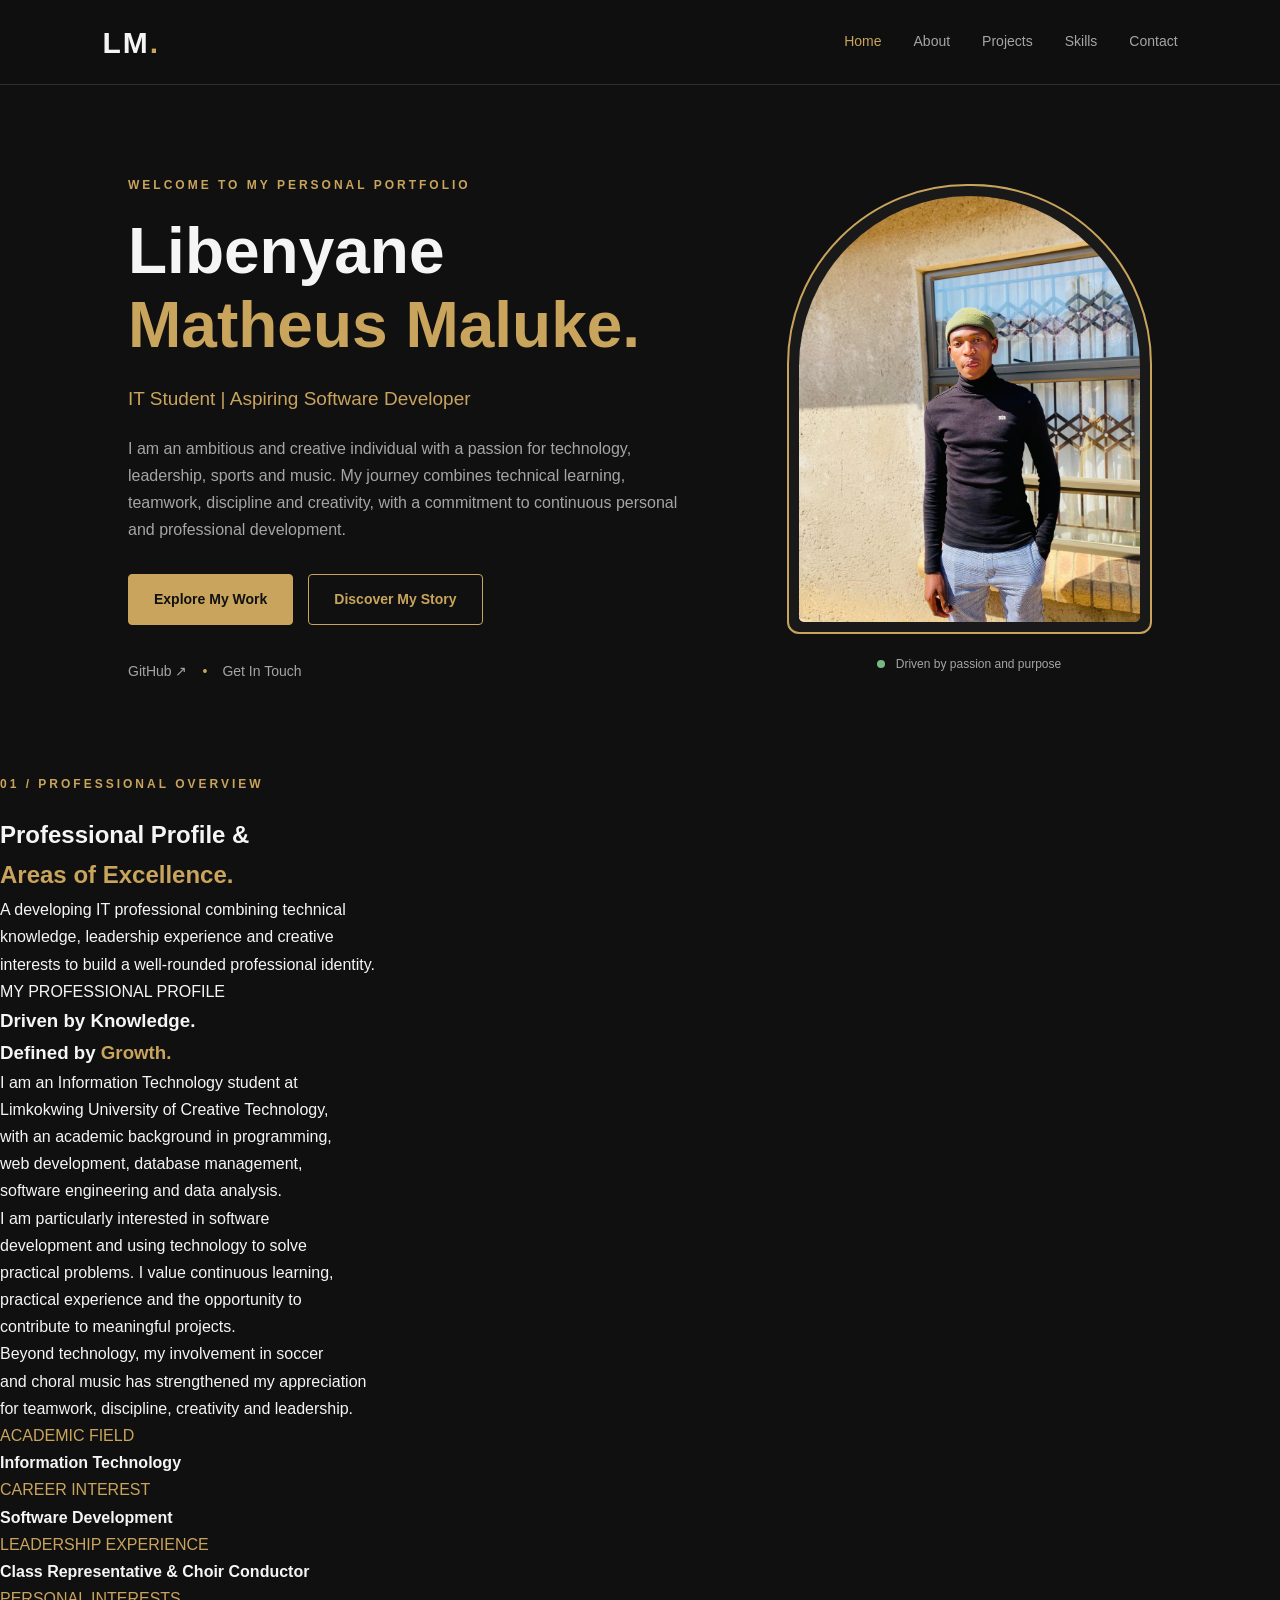
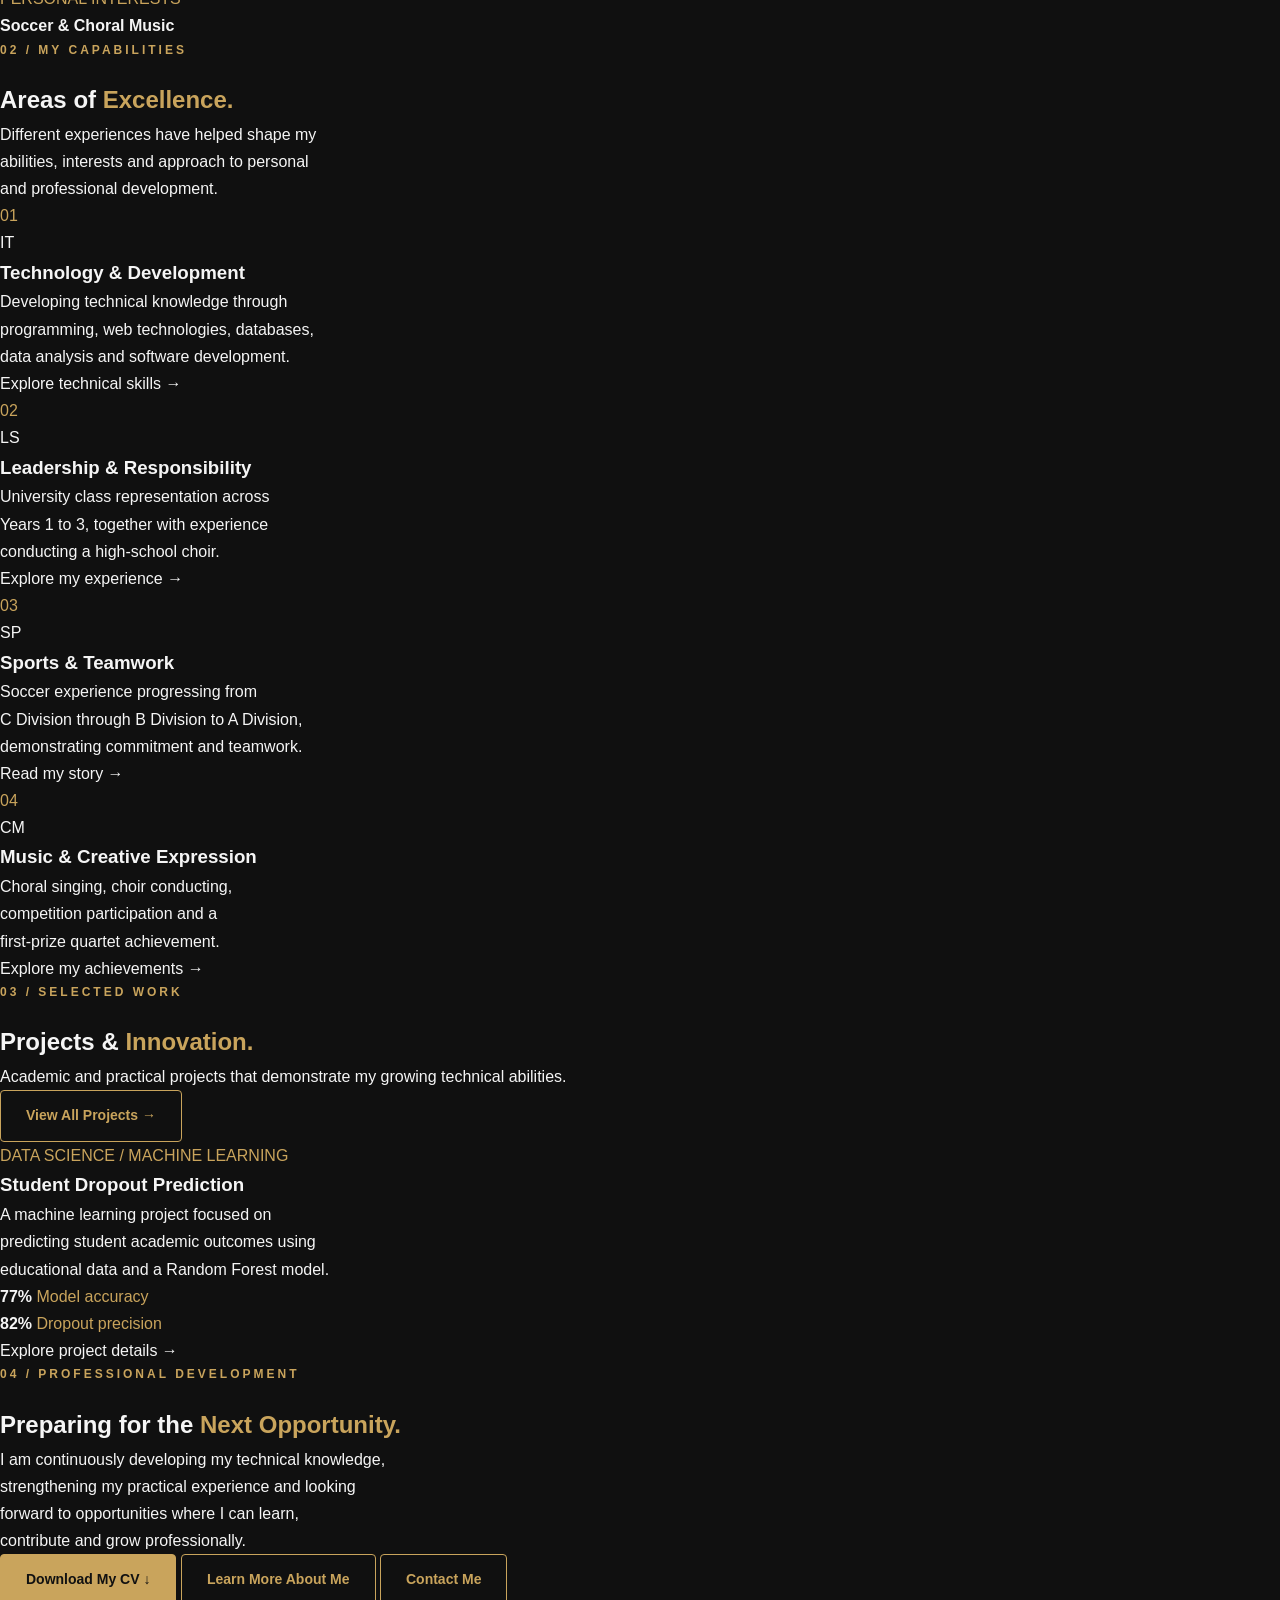
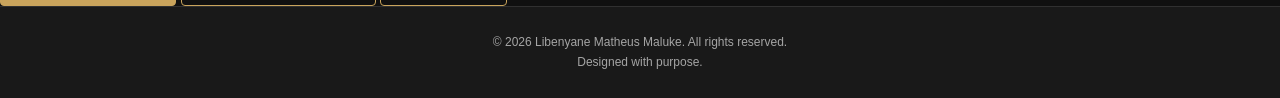
<file: index.html>
<!DOCTYPE html>
<html lang="en">
<head>
    <meta charset="UTF-8">
    <meta name="viewport" content="width=device-width, initial-scale=1.0">

    <title>Libenyane Maluke | Personal Portfolio</title>

    <meta name="description"
          content="The personal portfolio of Libenyane Matheus Maluke, an IT student, aspiring software developer, soccer player and choral musician.">

    <link rel="stylesheet" href="style.css">
    <script src="script.js" defer></script>
</head>

<body>

<header class="navbar">
    <a href="./index.html" class="logo">LM<span>.</span></a>

    <button class="menu-toggle" aria-label="Toggle navigation"
            aria-expanded="false">☰</button>

    <nav class="nav-links">
        <a href="./index.html" class="active">Home</a>
        <a href="./about.html">About</a>
        <a href="./projects.html">Projects</a>
        <a href="./skills.html">Skills</a>
        <a href="./contacts.html">Contact</a>
    </nav>
</header>

<main>

    <!-- HERO SECTION -->

    <section class="hero premium-hero">

        <div class="hero-content">

            <p class="eyebrow">WELCOME TO MY PERSONAL PORTFOLIO</p>

            <h1>
                Libenyane<br>
                <span>Matheus Maluke.</span>
            </h1>

            <h2>
                IT Student | Aspiring Software Developer
            </h2>

            <p class="hero-description">
                I am an ambitious and creative individual with a passion
                for technology, leadership, sports and music.

                My journey combines technical learning, teamwork,
                discipline and creativity, with a commitment to
                continuous personal and professional development.
            </p>

            <div class="hero-buttons">
                <a href="./projects.html" class="btn primary">
                    Explore My Work
                </a>

                <a href="./about.html" class="btn secondary">
                    Discover My Story
                </a>
            </div>

            <div class="social-links">
                <a href="https://github.com/Maluke63"
                   target="_blank" rel="noopener noreferrer">
                    GitHub ↗
                </a>

                <span>•</span>

                <a href="./contact.html">Get In Touch</a>
            </div>

        </div>

        <div class="hero-image">

            <div class="image-frame">
                <img src="profile.jpg"
                     alt="Portrait of Libenyane Matheus Maluke">
            </div>

            <div class="image-caption">
                <span class="status-dot"></span>
                Driven by passion and purpose
            </div>

        </div>

    </section>


   
    <!-- PROFESSIONAL PROFILE -->

    <section class="profile-section">

        <div class="section-heading">
            <p class="eyebrow">01 / PROFESSIONAL OVERVIEW</p>

            <h2>Professional Profile &<br>
                <span>Areas of Excellence.</span>
            </h2>

            <p>
                A developing IT professional combining technical</p>
            <p>
                knowledge, leadership experience and creative</p>
            <p>
                interests to build a well-rounded professional identity.
            </p>
        </div>

        <div class="profile-layout">

            <div class="profile-main">

                <p class="profile-label">MY PROFESSIONAL PROFILE</p>

                <h3>Driven by Knowledge.<br>
                    Defined by <span>Growth.</span>
                </h3>

                <p>
                    I am an Information Technology student at</p>
                <p>
                    Limkokwing University of Creative Technology,</p>
                <p>
                    with an academic background in programming,</p>
                <p>
                    web development, database management,</p>
                <p>
                    software engineering and data analysis.
                </p>

                <p>
                    I am particularly interested in software</p>
                <p>
                    development and using technology to solve</p>
                <p>
                    practical problems. I value continuous learning,</p>
                <p>
                    practical experience and the opportunity to</p>
                <p>
                    contribute to meaningful projects.
                </p>

                <p>
                    Beyond technology, my involvement in soccer</p>
                <p>
                    and choral music has strengthened my appreciation</p>
                <p>
                    for teamwork, discipline, creativity and leadership.
                </p>

            </div>


            

            <div class="profile-facts">

                <div class="fact-item">
                    <span>ACADEMIC FIELD</span>
                    <h4>Information Technology</h4>
                </div>

                <div class="fact-item">
                    <span>CAREER INTEREST</span>
                    <h4>Software Development</h4>
                </div>

                <div class="fact-item">
                    <span>LEADERSHIP EXPERIENCE</span>
                    <h4>Class Representative & Choir Conductor</h4>
                </div>

                <div class="fact-item">
                    <span>PERSONAL INTERESTS</span>
                    <h4>Soccer & Choral Music</h4>
                </div>

            </div>

        </div>

    </section>


    <!-- AREAS OF EXCELLENCE -->

    <section class="excellence-section">

        <div class="section-heading">
            <p class="eyebrow">02 / MY CAPABILITIES</p>

            <h2>Areas of <span>Excellence.</span></h2>

            <p>
                Different experiences have helped shape my</p>
            <p>
                abilities, interests and approach to personal</p>
            <p>
                and professional development.
            </p>
        </div>

        <div class="excellence-grid">

            <article class="excellence-card">
                <span class="card-index">01</span>
                <div class="excellence-symbol">IT</div>

                <h3>Technology & Development</h3>

                <p>
                    Developing technical knowledge through</p>
                <p>
                    programming, web technologies, databases,</p>
                <p>
                    data analysis and software development.
                </p>

                <a href="./skills.html">Explore technical skills →</a>
            </article>


            <article class="excellence-card">
                <span class="card-index">02</span>
                <div class="excellence-symbol">LS</div>

                <h3>Leadership & Responsibility</h3>

                <p>
                    University class representation across</p>
                <p>
                    Years 1 to 3, together with experience</p>
                <p>
                    conducting a high-school choir.
                </p>

                <a href="./about.html">Explore my experience →</a>
            </article>


            <article class="excellence-card">
                <span class="card-index">03</span>
                <div class="excellence-symbol">SP</div>

                <h3>Sports & Teamwork</h3>

                <p>
                    Soccer experience progressing from</p>
                <p>
                    C Division through B Division to A Division,</p>
                <p>
                    demonstrating commitment and teamwork.
                </p>

                <a href="./about.html">Read my story →</a>
            </article>


            <article class="excellence-card">
                <span class="card-index">04</span>
                <div class="excellence-symbol">CM</div>

                <h3>Music & Creative Expression</h3>

                <p>
                    Choral singing, choir conducting,</p>
                <p>
                    competition participation and a</p>
                <p>
                    first-prize quartet achievement.
                </p>

                <a href="./about.html">Explore my achievements →</a>
            </article>

        </div>

    </section>


    <!-- SELECTED WORK -->

    <section class="featured-work">

        <div class="work-heading">

            <div>
                <p class="eyebrow">03 / SELECTED WORK</p>
                <h2>Projects & <span>Innovation.</span></h2>
                <p>
                    Academic and practical projects that
                    demonstrate my growing technical abilities.
                </p>
            </div>

            <a href="./projects.html" class="btn secondary">
                View All Projects →
            </a>

        </div>

        <div class="featured-project">

            <div class="featured-project-info">

                <span class="project-category">
                    DATA SCIENCE / MACHINE LEARNING
                </span>

                <h3>Student Dropout Prediction</h3>

                <p>
                    A machine learning project focused on</p>
                <p>
                    predicting student academic outcomes using</p>
                <p>
                    educational data and a Random Forest model.
                </p>

                <div class="project-metrics">
                    <div>
                        <strong>77%</strong>
                        <span>Model accuracy</span>
                    </div>

                    <div>
                        <strong>82%</strong>
                        <span>Dropout precision</span>
                    </div>
                </div>

                <a href="./projects.html" class="text-link">
                    Explore project details →
                </a>

            </div>

        </div>

    </section>


    <!-- PROFESSIONAL DEVELOPMENT -->

    <section class="development-section">

        <p class="eyebrow">04 / PROFESSIONAL DEVELOPMENT</p>

        <h2>Preparing for the <span>Next Opportunity.</span></h2>

        <p>
            I am continuously developing my technical knowledge,</p>
        <p>
            strengthening my practical experience and looking</p>
        <p>
            forward to opportunities where I can learn,</p>
        <p>
            contribute and grow professionally.
        </p>

        
<div class="development-actions">


<a href="./documents/Libenyane_Maluke_CV 2.pdf"
   class="btn primary"
   download="Libenyane_Maluke_CV.pdf">

    Download My CV ↓

</a>


    <a href="./about.html" class="btn secondary">
        Learn More About Me
    </a>

    <a href="./contact.html" class="btn secondary">
        Contact Me
    </a>

</div>


    </section>
</main>

<footer>
    <p>© 2026 Libenyane Matheus Maluke. All rights reserved.</p>
    <p>Designed with purpose.</p>
</footer>

</body>
</html>
</file>
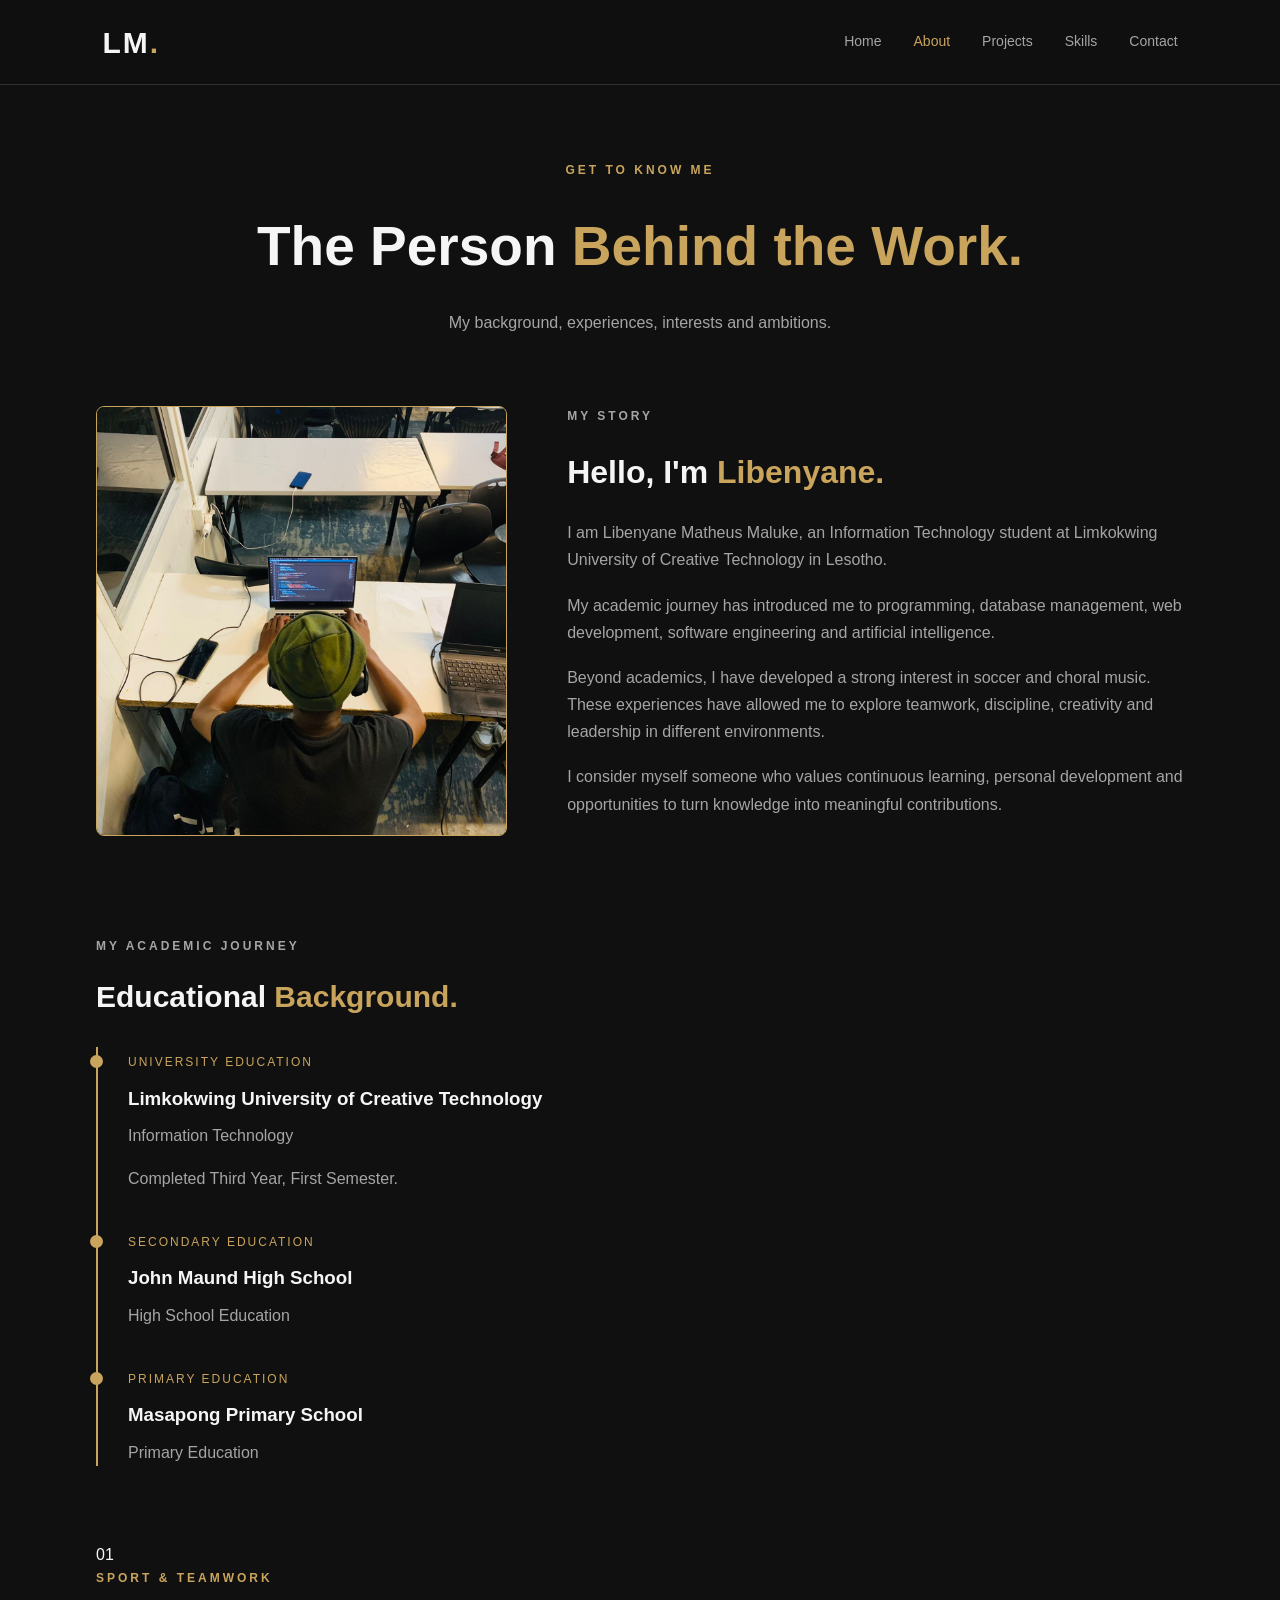
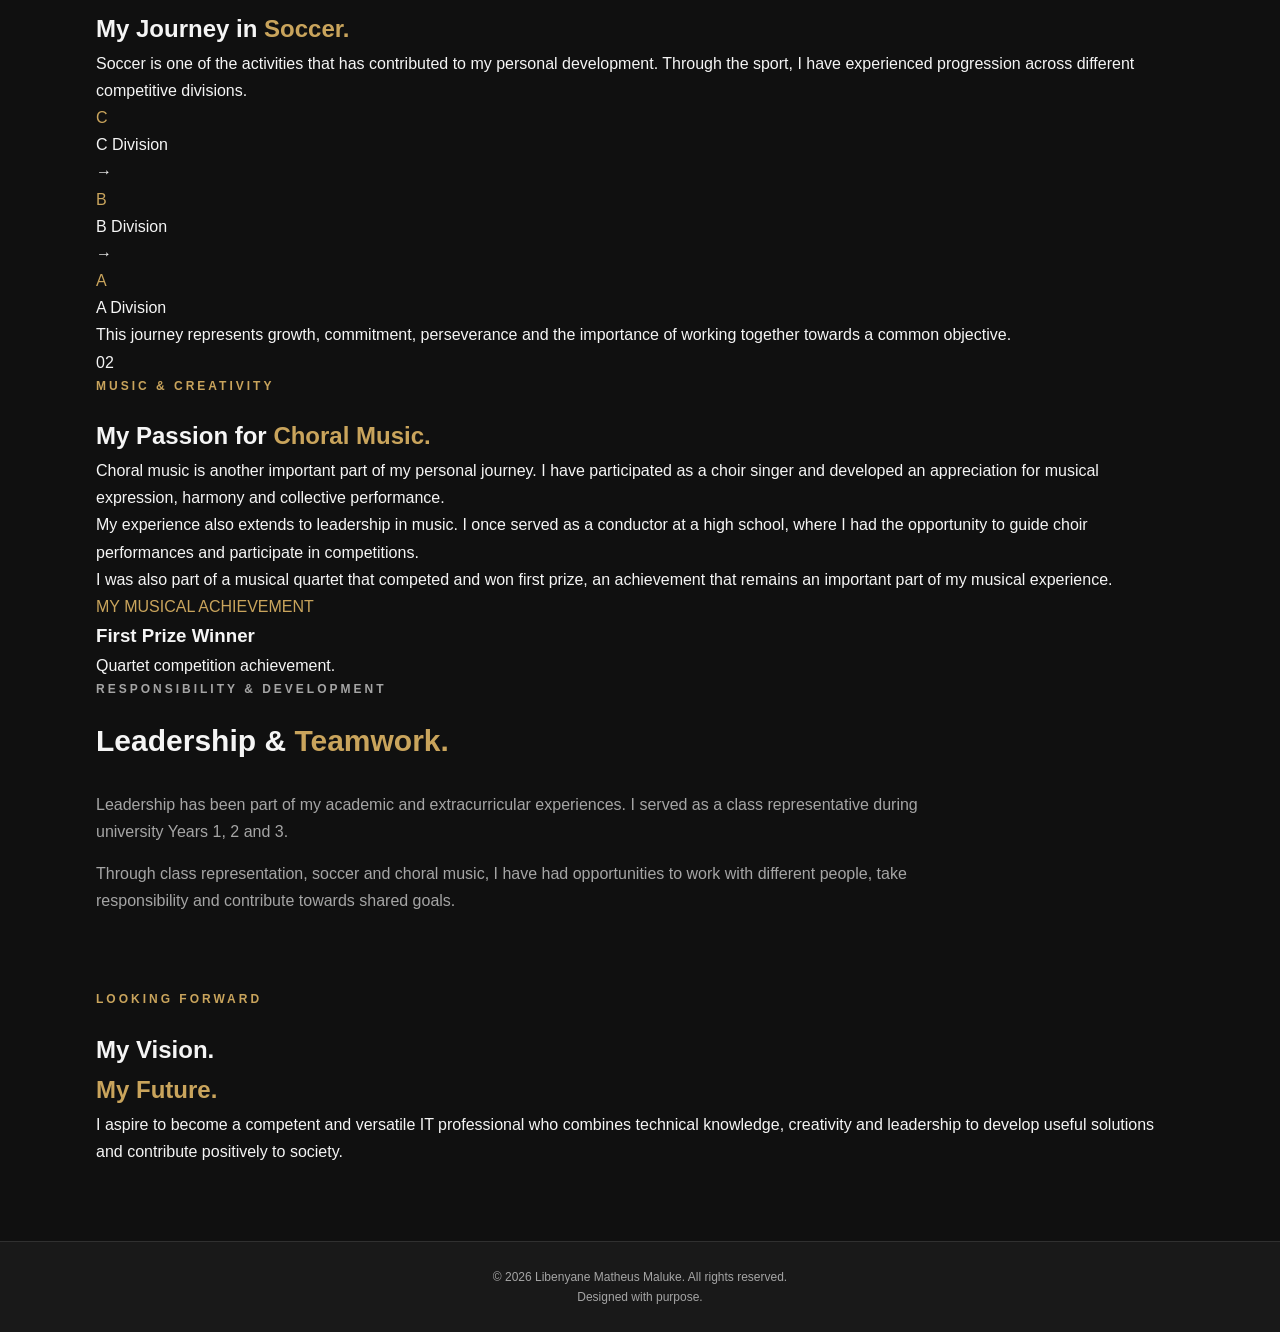
<file: about.html>
<!DOCTYPE html>
<html lang="en">
<head>
    <meta charset="UTF-8">
    <meta name="viewport" content="width=device-width, initial-scale=1.0">

    <title>About Me | Libenyane Maluke</title>

    <link rel="stylesheet" href="style.css">
    <script src="script.js" defer></script>
</head>

<body>

<header class="navbar">

    <a href="./index.html" class="logo">LM<span>.</span></a>

    <button class="menu-toggle" aria-label="Toggle navigation"
            aria-expanded="false">☰</button>

    <nav class="nav-links">
        <a href="./index.html">Home</a>
        <a href="./about.html" class="active">About</a>
        <a href="./projects.html">Projects</a>
        <a href="./skills.html">Skills</a>
        <a href="./contacts.html">Contact</a>
    </nav>

</header>

<main class="page-container">

    <section class="page-heading">
        <p class="eyebrow">GET TO KNOW ME</p>
        <h1>The Person <span>Behind the Work.</span></h1>
        <p>
            My background, experiences, interests and ambitions.
        </p>
    </section>


    <!-- PERSONAL STORY -->

    <section class="about-layout">

        <div class="about-photo">
            <img src="MALUKE (2).jpg"
                 alt="Libenyane Matheus Maluke">
        </div>

        <div class="about-content">

            <p class="eyebrow">MY STORY</p>

            <h2>Hello, I'm <span>Libenyane.</span></h2>

            <p>
                I am Libenyane Matheus Maluke, an Information
                Technology student at Limkokwing University
                of Creative Technology in Lesotho.
            </p>

            <p>
                My academic journey has introduced me to
                programming, database management, web
                development, software engineering and
                artificial intelligence.
            </p>

            <p>
                Beyond academics, I have developed a strong
                interest in soccer and choral music. These
                experiences have allowed me to explore
                teamwork, discipline, creativity and leadership
                in different environments.
            </p>

            <p>
                I consider myself someone who values
                continuous learning, personal development
                and opportunities to turn knowledge into
                meaningful contributions.
            </p>

        </div>

    </section>


    <!-- EDUCATION -->

    <section class="content-section">

        <p class="eyebrow">MY ACADEMIC JOURNEY</p>

        <h2>Educational <span>Background.</span></h2>

        <div class="timeline">

            <div class="timeline-item">
                <span>University Education</span>

                <h3>
                    Limkokwing University of Creative Technology
                </h3>

                <p>Information Technology</p>

                <p>
                    Completed Third Year, First Semester.
                </p>
            </div>

            <div class="timeline-item">
                <span>Secondary Education</span>

                <h3>John Maund High School</h3>

                <p>High School Education</p>
            </div>

            <div class="timeline-item">
                <span>Primary Education</span>

                <h3>Masapong Primary School</h3>

                <p>Primary Education</p>
            </div>

        </div>

    </section>


    <!-- SOCCER EXPERIENCE -->

    <section class="personal-experience">

        <div class="experience-number">01</div>

        <div class="experience-content">

            <p class="eyebrow">SPORT & TEAMWORK</p>

            <h2>My Journey in <span>Soccer.</span></h2>

            <p>
                Soccer is one of the activities that has
                contributed to my personal development.
                Through the sport, I have experienced
                progression across different competitive
                divisions.
            </p>

            <div class="division-path">

                <div class="division">
                    <span>C</span>
                    <p>C Division</p>
                </div>

                <div class="division-arrow">→</div>

                <div class="division">
                    <span>B</span>
                    <p>B Division</p>
                </div>

                <div class="division-arrow">→</div>

                <div class="division">
                    <span>A</span>
                    <p>A Division</p>
                </div>

            </div>

            <p>
                This journey represents growth, commitment,
                perseverance and the importance of working
                together towards a common objective.
            </p>

        </div>

    </section>


    <!-- CHORAL MUSIC EXPERIENCE -->

    <section class="personal-experience">

        <div class="experience-number">02</div>

        <div class="experience-content">

            <p class="eyebrow">MUSIC & CREATIVITY</p>

            <h2>My Passion for <span>Choral Music.</span></h2>

            <p>
                Choral music is another important part of
                my personal journey. I have participated
                as a choir singer and developed an appreciation
                for musical expression, harmony and collective
                performance.
            </p>

            <p>
                My experience also extends to leadership
                in music. I once served as a conductor
                at a high school, where I had the opportunity
                to guide choir performances and participate
                in competitions.
            </p>

            <p>
                I was also part of a musical quartet that
                competed and won first prize, an achievement
                that remains an important part of my
                musical experience.
            </p>

            <div class="achievement-highlight">

                <span>MY MUSICAL ACHIEVEMENT</span>

                <h3>First Prize Winner</h3>

                <p>
                    Quartet competition achievement.
                </p>

            </div>

        </div>

    </section>


    <!-- LEADERSHIP -->

    <section class="content-section leadership-section">

        <p class="eyebrow">RESPONSIBILITY & DEVELOPMENT</p>

        <h2>Leadership & <span>Teamwork.</span></h2>

        <p>
            Leadership has been part of my academic and
            extracurricular experiences. I served as a
            class representative during university
            Years 1, 2 and 3.
        </p>

        <p>
            Through class representation, soccer and
            choral music, I have had opportunities to
            work with different people, take responsibility
            and contribute towards shared goals.
        </p>

    </section>


    <!-- CAREER OBJECTIVE -->

    <section class="career-section">

        <div>
            <p class="eyebrow">LOOKING FORWARD</p>

            <h2>My Vision.<br><span>My Future.</span></h2>
        </div>

        <p>
            I aspire to become a competent and versatile
            IT professional who combines technical knowledge,
            creativity and leadership to develop useful
            solutions and contribute positively to society.
        </p>

    </section>

</main>

<footer>
    <p>© 2026 Libenyane Matheus Maluke. All rights reserved.</p>
    <p>Designed with purpose.</p>
</footer>

</body>
</html>
</file>
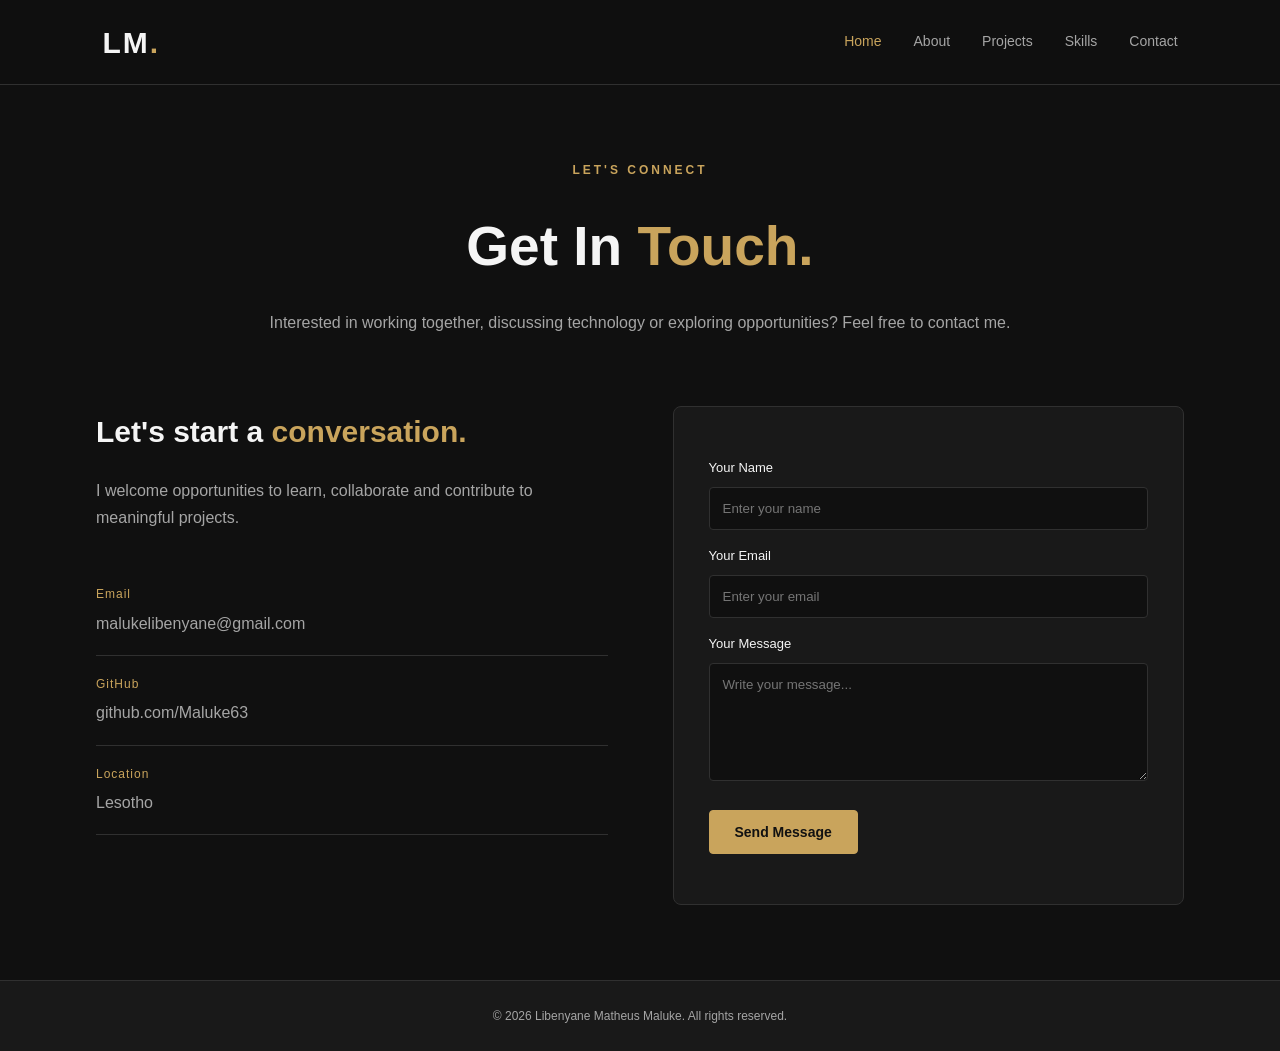
<file: contacts.html>
<!DOCTYPE html>
<html lang="en">
<head>
    <meta charset="UTF-8">
    <meta name="viewport" content="width=device-width, initial-scale=1.0">
    <title>Contact | Libenyane Maluke</title>
    <link rel="stylesheet" href="style.css">
    <script src="script.js" defer></script>
</head>
<body>

<header class="navbar">
    <a href="index.html" class="logo">LM<span>.</span></a>
    <button class="menu-toggle" aria-label="Toggle navigation"
            aria-expanded="false">☰</button>

    <nav class="nav-links">
    <a href="./index.html" class="active">Home</a>
    <a href="./about.html">About</a>
    <a href="./projects.html">Projects</a>
    <a href="./skills.html">Skills</a>
    <a href="./contacts.html">Contact</a>
</nav>
</header>

<main class="page-container">

    <section class="page-heading">
        <p class="eyebrow">LET'S CONNECT</p>
        <h1>Get In <span>Touch.</span></h1>
        <p>
            Interested in working together, discussing technology
            or exploring opportunities? Feel free to contact me.
        </p>
    </section>

    <section class="contact-layout">

        <div class="contact-info">
            <h2>Let's start a <span>conversation.</span></h2>

            <p>
                I welcome opportunities to learn, collaborate
                and contribute to meaningful projects.
            </p>

            <div class="contact-item">
                <span>Email</span>
                <a href="mailto:YOUR_EMAIL@example.com">
                    malukelibenyane@gmail.com
                </a>
            </div>

            <div class="contact-item">
                <span>GitHub</span>
                <a href="https://github.com/Maluke63"
                   target="_blank" rel="noopener noreferrer">
                    github.com/Maluke63
                </a>
            </div>

            <div class="contact-item">
                <span>Location</span>
                <p>Lesotho</p>
            </div>
        </div>

        <form class="contact-form" id="contactForm">
            <label for="name">Your Name</label>
            <input type="text" id="name" required
                   placeholder="Enter your name">

            <label for="email">Your Email</label>
            <input type="email" id="email" required
                   placeholder="Enter your email">

            <label for="message">Your Message</label>
            <textarea id="message" rows="6" required
                      placeholder="Write your message..."></textarea>

            <button type="submit" class="btn primary">
                Send Message
            </button>

            <p id="formStatus" aria-live="polite"></p>
        </form>

    </section>

</main>

<footer>
    <p>© 2026 Libenyane Matheus Maluke. All rights reserved.</p>
</footer>

</body>
</html>
</file>
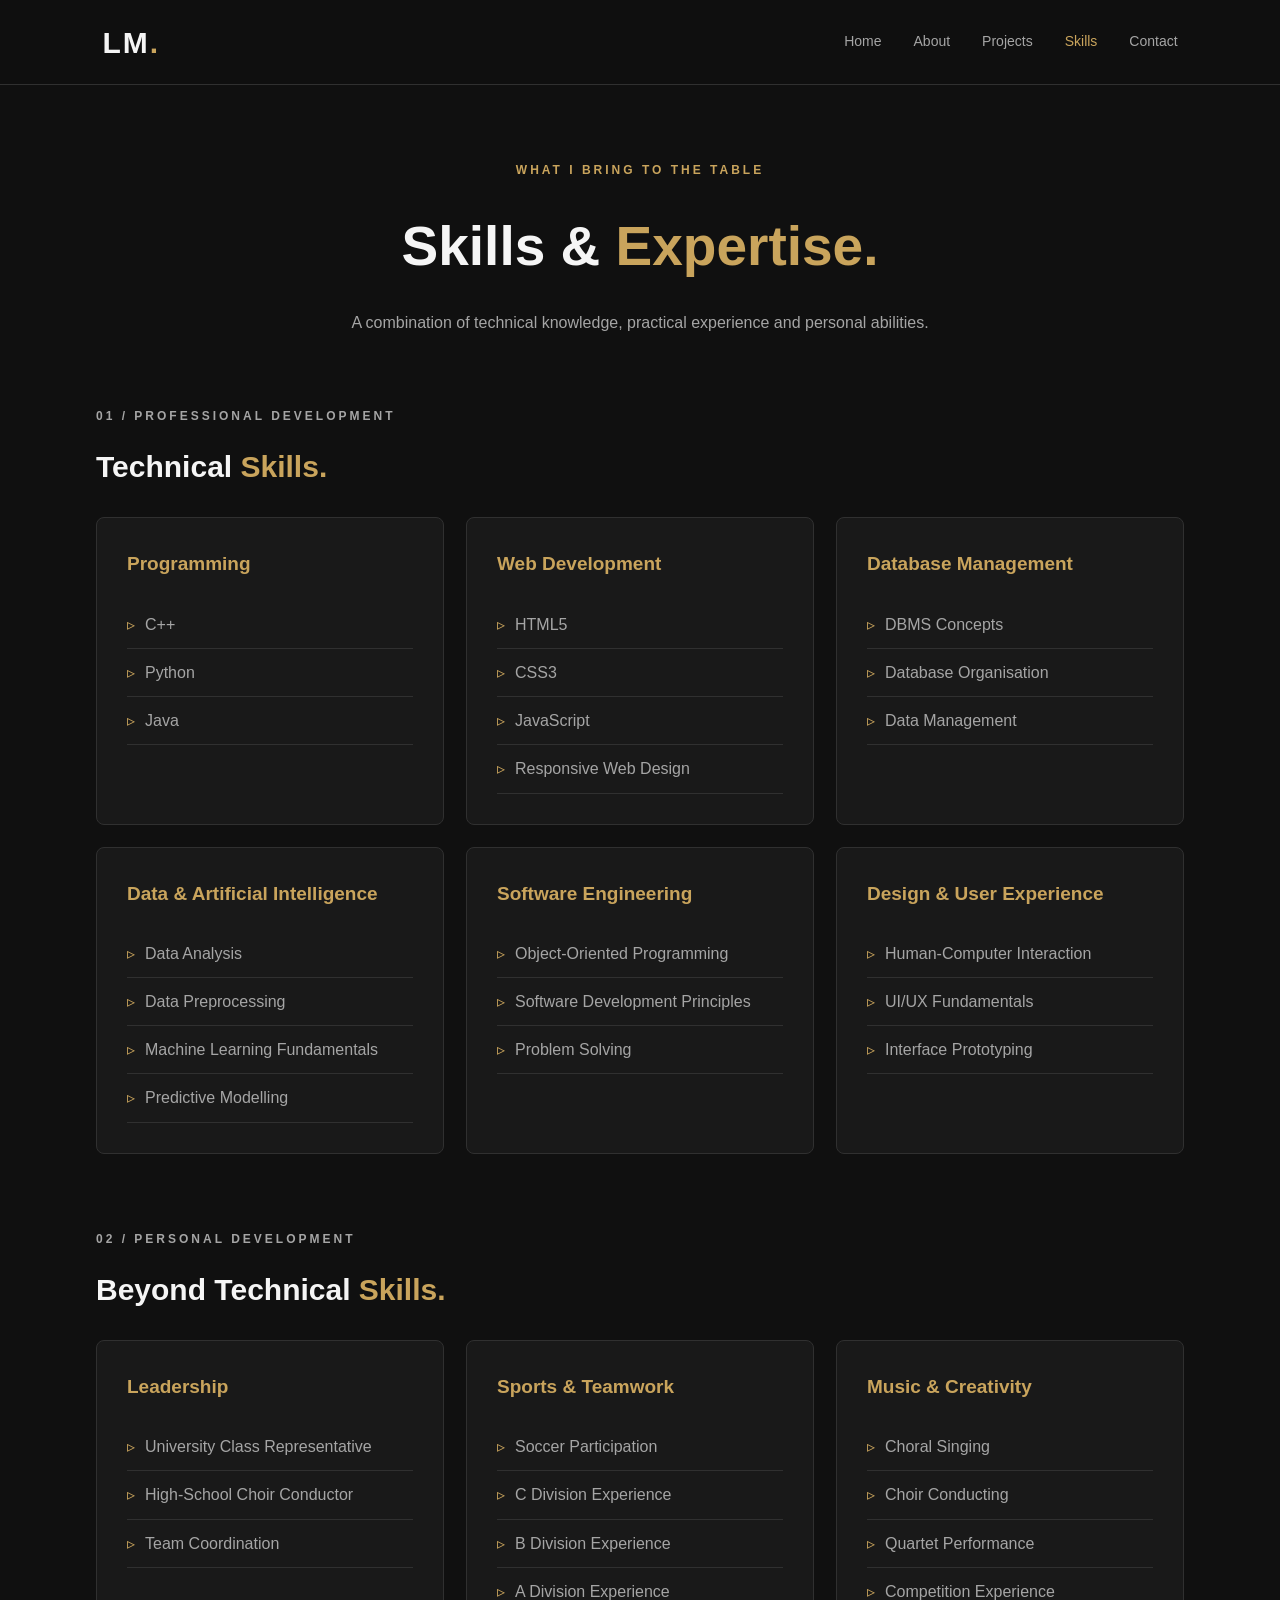
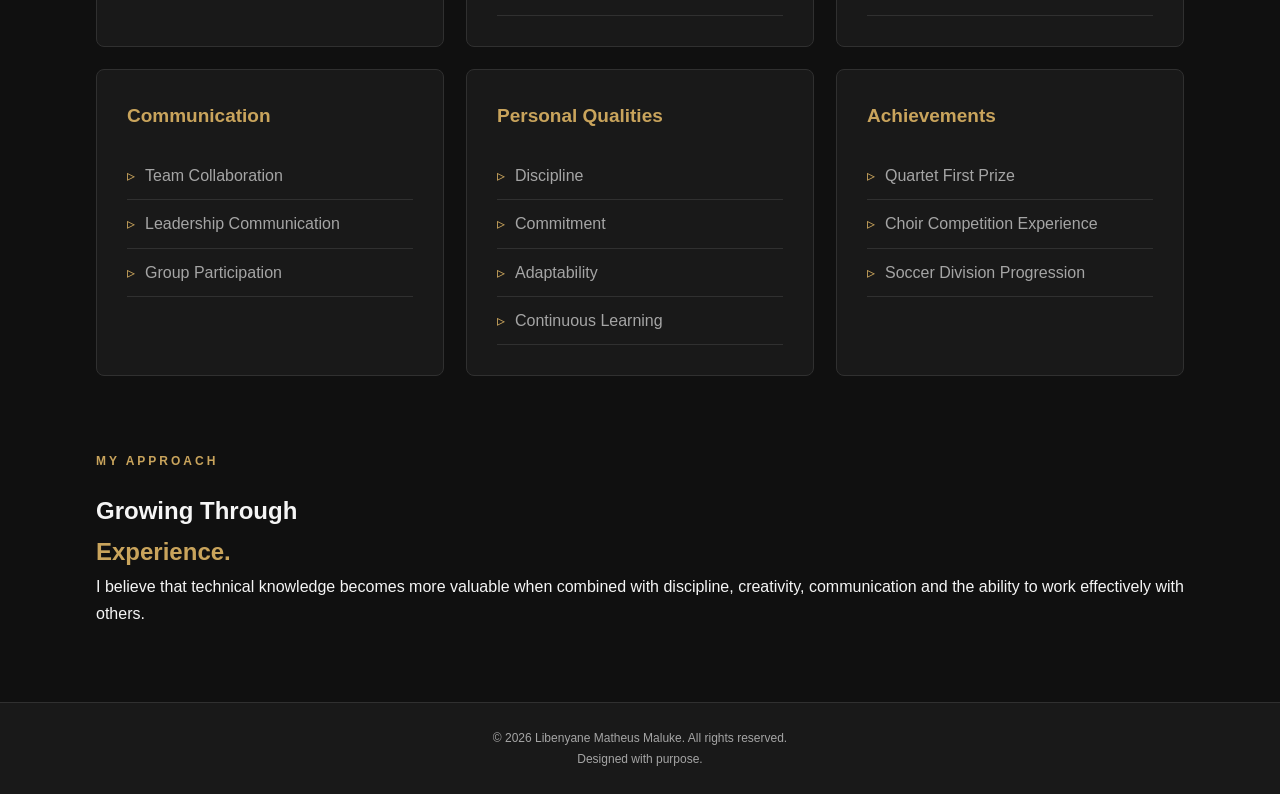
<file: skills.html>
<!DOCTYPE html>
<html lang="en">
<head>
    <meta charset="UTF-8">
    <meta name="viewport" content="width=device-width, initial-scale=1.0">

    <title>Skills & Expertise | Libenyane Maluke</title>

    <link rel="stylesheet" href="style.css">
    <script src="script.js" defer></script>
</head>

<body>

<header class="navbar">

    <a href="./index.html" class="logo">LM<span>.</span></a>

    <button class="menu-toggle" aria-label="Toggle navigation"
            aria-expanded="false">☰</button>

    <nav class="nav-links">
        <a href="./index.html">Home</a>
        <a href="./about.html">About</a>
        <a href="./projects.html">Projects</a>
        <a href="./skills.html" class="active">Skills</a>
        <a href="./contacts.html">Contact</a>
    </nav>

</header>

<main class="page-container">

    <section class="page-heading">

        <p class="eyebrow">WHAT I BRING TO THE TABLE</p>

        <h1>Skills & <span>Expertise.</span></h1>

        <p>
            A combination of technical knowledge,
            practical experience and personal abilities.
        </p>

    </section>


    <!-- TECHNICAL SKILLS -->

    <section class="content-section">

        <p class="eyebrow">01 / PROFESSIONAL DEVELOPMENT</p>

        <h2>Technical <span>Skills.</span></h2>

        <div class="skills-grid">

            <div class="skill-card">
                <h2>Programming</h2>
                <ul>
                    <li>C++</li>
                    <li>Python</li>
                    <li>Java</li>
                </ul>
            </div>

            <div class="skill-card">
                <h2>Web Development</h2>
                <ul>
                    <li>HTML5</li>
                    <li>CSS3</li>
                    <li>JavaScript</li>
                    <li>Responsive Web Design</li>
                </ul>
            </div>

            <div class="skill-card">
                <h2>Database Management</h2>
                <ul>
                    <li>DBMS Concepts</li>
                    <li>Database Organisation</li>
                    <li>Data Management</li>
                </ul>
            </div>

            <div class="skill-card">
                <h2>Data & Artificial Intelligence</h2>
                <ul>
                    <li>Data Analysis</li>
                    <li>Data Preprocessing</li>
                    <li>Machine Learning Fundamentals</li>
                    <li>Predictive Modelling</li>
                </ul>
            </div>

            <div class="skill-card">
                <h2>Software Engineering</h2>
                <ul>
                    <li>Object-Oriented Programming</li>
                    <li>Software Development Principles</li>
                    <li>Problem Solving</li>
                </ul>
            </div>

            <div class="skill-card">
                <h2>Design & User Experience</h2>
                <ul>
                    <li>Human-Computer Interaction</li>
                    <li>UI/UX Fundamentals</li>
                    <li>Interface Prototyping</li>
                </ul>
            </div>

        </div>

    </section>


    <!-- PERSONAL SKILLS -->

    <section class="content-section">

        <p class="eyebrow">02 / PERSONAL DEVELOPMENT</p>

        <h2>Beyond Technical <span>Skills.</span></h2>

        <div class="skills-grid">

            <div class="skill-card">
                <h2>Leadership</h2>
                <ul>
                    <li>University Class Representative</li>
                    <li>High-School Choir Conductor</li>
                    <li>Team Coordination</li>
                </ul>
            </div>

            <div class="skill-card">
                <h2>Sports & Teamwork</h2>
                <ul>
                    <li>Soccer Participation</li>
                    <li>C Division Experience</li>
                    <li>B Division Experience</li>
                    <li>A Division Experience</li>
                </ul>
            </div>

            <div class="skill-card">
                <h2>Music & Creativity</h2>
                <ul>
                    <li>Choral Singing</li>
                    <li>Choir Conducting</li>
                    <li>Quartet Performance</li>
                    <li>Competition Experience</li>
                </ul>
            </div>

            <div class="skill-card">
                <h2>Communication</h2>
                <ul>
                    <li>Team Collaboration</li>
                    <li>Leadership Communication</li>
                    <li>Group Participation</li>
                </ul>
            </div>

            <div class="skill-card">
                <h2>Personal Qualities</h2>
                <ul>
                    <li>Discipline</li>
                    <li>Commitment</li>
                    <li>Adaptability</li>
                    <li>Continuous Learning</li>
                </ul>
            </div>

            <div class="skill-card">
                <h2>Achievements</h2>
                <ul>
                    <li>Quartet First Prize</li>
                    <li>Choir Competition Experience</li>
                    <li>Soccer Division Progression</li>
                </ul>
            </div>

        </div>

    </section>


    <section class="career-section">

        <div>
            <p class="eyebrow">MY APPROACH</p>
            <h2>Growing Through<br><span>Experience.</span></h2>
        </div>

        <p>
            I believe that technical knowledge becomes
            more valuable when combined with discipline,
            creativity, communication and the ability
            to work effectively with others.
        </p>

    </section>

</main>

<footer>
    <p>© 2026 Libenyane Matheus Maluke. All rights reserved.</p>
    <p>Designed with purpose.</p>
</footer>

</body>
</html>
</file>
<file: style.css>
/* =================================
   1. GENERAL SETTINGS
================================= */

:root {
    --background: #101010;
    --surface: #191919;
    --surface-light: #222222;
    --gold: #c9a45c;
    --white: #f5f5f5;
    --muted: #a5a5a5;
    --border: #303030;
}

* {
    margin: 0;
    padding: 0;
    box-sizing: border-box;
}

html {
    scroll-behavior: smooth;
}

body {
    font-family: Arial, Helvetica, sans-serif;
    background: var(--background);
    color: var(--white);
    line-height: 1.7;
}

a {
    text-decoration: none;
    color: inherit;
}

img {
    max-width: 100%;
    display: block;
}

span {
    color: var(--gold);
}

/* =================================
   2. NAVIGATION
================================= */

.navbar {
    min-height: 85px;
    padding: 0 8%;
    display: flex;
    align-items: center;
    justify-content: space-between;
    border-bottom: 1px solid var(--border);
    background: rgba(16, 16, 16, 0.97);
    position: sticky;
    top: 0;
    z-index: 100;
}

.logo {
    font-size: 30px;
    font-weight: bold;
    letter-spacing: 2px;
}

.nav-links {
    display: flex;
    gap: 32px;
}

.nav-links a {
    color: var(--muted);
    font-size: 14px;
    transition: 0.3s;
}

.nav-links a:hover,
.nav-links a.active {
    color: var(--gold);
}

.menu-toggle {
    display: none;
    background: none;
    border: none;
    color: var(--white);
    font-size: 28px;
    cursor: pointer;
}

/* =================================
   3. HOMEPAGE HERO
================================= */

.hero {
    min-height: 680px;
    padding: 90px 10%;
    display: grid;
    grid-template-columns: 1.3fr 0.8fr;
    align-items: center;
    gap: 65px;
}

.eyebrow {
    color: var(--gold);
    font-size: 12px;
    font-weight: bold;
    letter-spacing: 3px;
    margin-bottom: 20px;
}

.hero h1 {
    font-size: clamp(42px, 5vw, 68px);
    line-height: 1.15;
    margin-bottom: 20px;
}

.hero h2 {
    color: var(--gold);
    font-size: 19px;
    margin-bottom: 20px;
    font-weight: normal;
}

.hero-description {
    color: var(--muted);
    max-width: 550px;
    margin-bottom: 30px;
}

.hero-buttons {
    display: flex;
    flex-wrap: wrap;
    gap: 15px;
}

.btn {
    display: inline-block;
    padding: 13px 25px;
    border-radius: 4px;
    font-size: 14px;
    font-weight: bold;
    border: 1px solid var(--gold);
    cursor: pointer;
    transition: 0.3s;
}

.btn.primary {
    background: var(--gold);
    color: #111;
}

.btn.secondary {
    color: var(--gold);
}

.btn:hover {
    transform: translateY(-3px);
    background: #e0bd7c;
    color: #111;
}

.social-links {
    display: flex;
    gap: 15px;
    margin-top: 35px;
    color: var(--muted);
    font-size: 14px;
}

.social-links a:hover {
    color: var(--gold);
}

.hero-image {
    text-align: center;
}

.image-frame {
    max-width: 370px;
    height: 450px;
    margin: auto;
    padding: 10px;
    border: 2px solid var(--gold);
    border-radius: 180px 180px 12px 12px;
    overflow: hidden;
    background: var(--surface);
}

.image-frame img {
    width: 100%;
    height: 100%;
    object-fit: cover;
    border-radius: 180px 180px 5px 5px;
}

.image-caption {
    margin-top: 20px;
    color: var(--muted);
    font-size: 12px;
}

.status-dot {
    display: inline-block;
    width: 8px;
    height: 8px;
    background: #76b982;
    border-radius: 50%;
    margin-right: 7px;
}

/* =================================
   4. HOMEPAGE INTRO STRIP
================================= */

.intro-strip {
    padding: 45px 10%;
    display: grid;
    grid-template-columns: repeat(3, 1fr);
    background: var(--surface);
    border-top: 1px solid var(--border);
    border-bottom: 1px solid var(--border);
    text-align: center;
    gap: 25px;
}

.intro-strip h3 {
    color: var(--gold);
    font-size: 28px;
}

.intro-strip p {
    color: var(--muted);
    font-size: 14px;
}

/* =================================
   5. GENERAL PAGE SETTINGS
================================= */

.page-container {
    max-width: 1200px;
    width: 85%;
    margin: auto;
    padding: 75px 0;
}

.page-heading {
    text-align: center;
    margin-bottom: 70px;
}

.page-heading h1 {
    font-size: clamp(38px, 5vw, 55px);
    margin-bottom: 15px;
}

.page-heading p:last-child {
    color: var(--muted);
}

/* =================================
   6. ABOUT PAGE
================================= */

.about-layout {
    display: grid;
    grid-template-columns: 0.8fr 1.2fr;
    align-items: center;
    gap: 60px;
    margin-bottom: 100px;
}

.about-photo {
    height: 430px;
    border: 1px solid var(--gold);
    border-radius: 8px;
    overflow: hidden;
}

.about-photo img {
    width: 100%;
    height: 100%;
    object-fit: cover;
}

.about-content h2 {
    font-size: 32px;
    margin-bottom: 20px;
}

.about-content p {
    color: var(--muted);
    margin-bottom: 18px;
}

.about-content h3 {
    margin: 25px 0 10px;
    color: var(--gold);
}

.content-section {
    margin-bottom: 75px;
}

.content-section h2 {
    font-size: 30px;
    margin-bottom: 25px;
}

.content-section p {
    color: var(--muted);
    margin-bottom: 15px;
    max-width: 850px;
}

.timeline {
    border-left: 2px solid var(--gold);
    padding-left: 30px;
}

.timeline-item {
    margin-bottom: 35px;
    position: relative;
}

.timeline-item::before {
    content: "";
    position: absolute;
    left: -38px;
    top: 8px;
    width: 13px;
    height: 13px;
    background: var(--gold);
    border-radius: 50%;
}

.timeline-item span {
    font-size: 12px;
    text-transform: uppercase;
    letter-spacing: 2px;
}

.timeline-item h3 {
    margin: 8px 0;
}

.timeline-item p {
    color: var(--muted);
}

/* =================================
   7. PROJECTS PAGE
================================= */

.project-grid {
    display: grid;
    grid-template-columns: repeat(2, 1fr);
    gap: 25px;
}

.project-card {
    background: var(--surface);
    padding: 35px;
    border: 1px solid var(--border);
    border-radius: 8px;
    transition: 0.3s;
}

.project-card:hover {
    transform: translateY(-7px);
    border-color: var(--gold);
}

.project-number {
    color: var(--gold);
    font-size: 11px;
    letter-spacing: 2px;
}

.project-icon {
    width: 48px;
    height: 48px;
    border: 1px solid var(--gold);
    display: grid;
    place-items: center;
    color: var(--gold);
    margin: 25px 0;
    border-radius: 5px;
}

.project-card h2 {
    font-size: 22px;
    margin-bottom: 15px;
}

.project-card p {
    color: var(--muted);
    margin-bottom: 20px;
}

.tags {
    display: flex;
    flex-wrap: wrap;
    gap: 8px;
}

.tags span {
    background: var(--surface-light);
    padding: 6px 12px;
    border-radius: 4px;
    font-size: 11px;
    color: var(--gold);
}

.project-card .project-result {
    margin-top: 20px;
    margin-bottom: 0;
    color: var(--gold);
    font-weight: bold;
}

.project-note {
    color: var(--muted);
    text-align: center;
    margin-top: 40px;
}

/* =================================
   8. SKILLS PAGE
================================= */

.skills-grid {
    display: grid;
    grid-template-columns: repeat(3, 1fr);
    gap: 22px;
}

.skill-card {
    background: var(--surface);
    border: 1px solid var(--border);
    border-radius: 8px;
    padding: 30px;
    transition: 0.3s;
}

.skill-card:hover {
    border-color: var(--gold);
    transform: translateY(-5px);
}

.skill-card h2 {
    font-size: 19px;
    color: var(--gold);
    margin-bottom: 20px;
}

.skill-card ul {
    list-style: none;
}

.skill-card li {
    color: var(--muted);
    padding: 10px 0;
    border-bottom: 1px solid var(--border);
}

.skill-card li::before {
    content: "▹";
    color: var(--gold);
    margin-right: 10px;
}

/* =================================
   9. CONTACT PAGE
================================= */

.contact-layout {
    display: grid;
    grid-template-columns: 1fr 1fr;
    gap: 65px;
}

.contact-info h2 {
    font-size: 30px;
    margin-bottom: 20px;
}

.contact-info > p {
    color: var(--muted);
    margin-bottom: 35px;
}

.contact-item {
    padding: 18px 0;
    border-bottom: 1px solid var(--border);
}

.contact-item span {
    display: block;
    font-size: 12px;
    margin-bottom: 5px;
    letter-spacing: 1px;
}

.contact-item p,
.contact-item a {
    color: var(--muted);
    overflow-wrap: anywhere;
}

.contact-item a:hover {
    color: var(--gold);
}

.contact-form {
    background: var(--surface);
    padding: 35px;
    border-radius: 8px;
    border: 1px solid var(--border);
}

.contact-form label {
    display: block;
    margin: 15px 0 8px;
    font-size: 13px;
}

.contact-form input,
.contact-form textarea {
    width: 100%;
    padding: 13px;
    background: var(--background);
    border: 1px solid var(--border);
    border-radius: 4px;
    color: var(--white);
    font-family: inherit;
    outline: none;
}

.contact-form input:focus,
.contact-form textarea:focus {
    border-color: var(--gold);
}

.contact-form textarea {
    resize: vertical;
}

.contact-form button {
    margin-top: 20px;
}

#formStatus {
    margin-top: 15px;
    color: var(--gold);
    font-size: 13px;
}

/* =================================
   10. FOOTER
================================= */

footer {
    padding: 25px 10%;
    text-align: center;
    background: var(--surface);
    border-top: 1px solid var(--border);
}

footer p {
    color: var(--muted);
    font-size: 12px;
}

/* =================================
   11. RESPONSIVE DESIGN
================================= */

@media (max-width: 900px) {

    .hero {
        grid-template-columns: 1fr 1fr;
        padding: 70px 6%;
        gap: 30px;
    }

    .skills-grid {
        grid-template-columns: repeat(2, 1fr);
    }

    .about-layout {
        gap: 30px;
    }

    .navbar {
        padding: 0 5%;
    }
}

@media (max-width: 650px) {

    .navbar {
        min-height: 75px;
    }

    .menu-toggle {
        display: block;
    }

    .nav-links {
        display: none;
        position: absolute;
        top: 75px;
        left: 0;
        width: 100%;
        background: var(--surface);
        flex-direction: column;
        padding: 25px 8%;
        gap: 20px;
        border-bottom: 1px solid var(--border);
    }

    .nav-links.show {
        display: flex;
    }

    .hero {
        grid-template-columns: 1fr;
        text-align: center;
        padding: 65px 7%;
    }

    .hero-description {
        margin-left: auto;
        margin-right: auto;
    }

    .hero-buttons,
    .social-links {
        justify-content: center;
    }

    .hero-image {
        margin-top: 35px;
    }

    .image-frame {
        height: 380px;
        max-width: 290px;
    }

    .intro-strip {
        grid-template-columns: 1fr;
    }

    .page-container {
        width: 90%;
        padding: 55px 0;
    }

    .about-layout,
    .contact-layout,
    .project-grid {
        grid-template-columns: 1fr;
    }

    .about-photo {
        height: 350px;
    }

    .skills-grid {
        grid-template-columns: 1fr;
    }

    .page-heading {
        margin-bottom: 45px;
    }
}

/* ==========================================
   PROJECTS PAGE UPGRADE
========================================== */

.project-feature {
    display: grid;
    grid-template-columns: 1fr 1fr;
    gap: 40px;
    align-items: center;
    padding: 30px;
    margin-bottom: 85px;
    background: #191919;
    border: 1px solid #303030;
    border-radius: 9px;
}

.project-feature-image {
    min-height: 350px;
    background: #111;
    overflow: hidden;
    border-radius: 6px;
}

.project-feature-image img {
    width: 100%;
    height: 100%;
    min-height: 350px;
    object-fit: cover;
}

.project-feature-content h2 {
    font-size: 30px;
    margin: 15px 0;
}

.project-feature-content > p:not(.eyebrow) {
    color: #aaa;
    line-height: 1.9;
    margin-bottom: 15px;
}

.project-image {
    width: 100%;
    height: 190px;
    margin: 22px 0;
    overflow: hidden;
    background: #111;
    border: 1px solid #303030;
    border-radius: 6px;
}

.project-image img {
    width: 100%;
    height: 100%;
    object-fit: cover;
    transition: 0.4s;
}

.project-card:hover .project-image img {
    transform: scale(1.04);
}

.project-card .text-link {
    margin-top: 25px;
}

.project-feature-content .project-metrics {
    margin-top: 25px;
}

@media (max-width: 750px) {

    .project-feature {
        grid-template-columns: 1fr;
        padding: 20px;
    }

    .project-feature-image,
    .project-feature-image img {
        min-height: 240px;
    }

    .project-feature-content h2 {
        font-size: 25px;
    }
}
</file>
